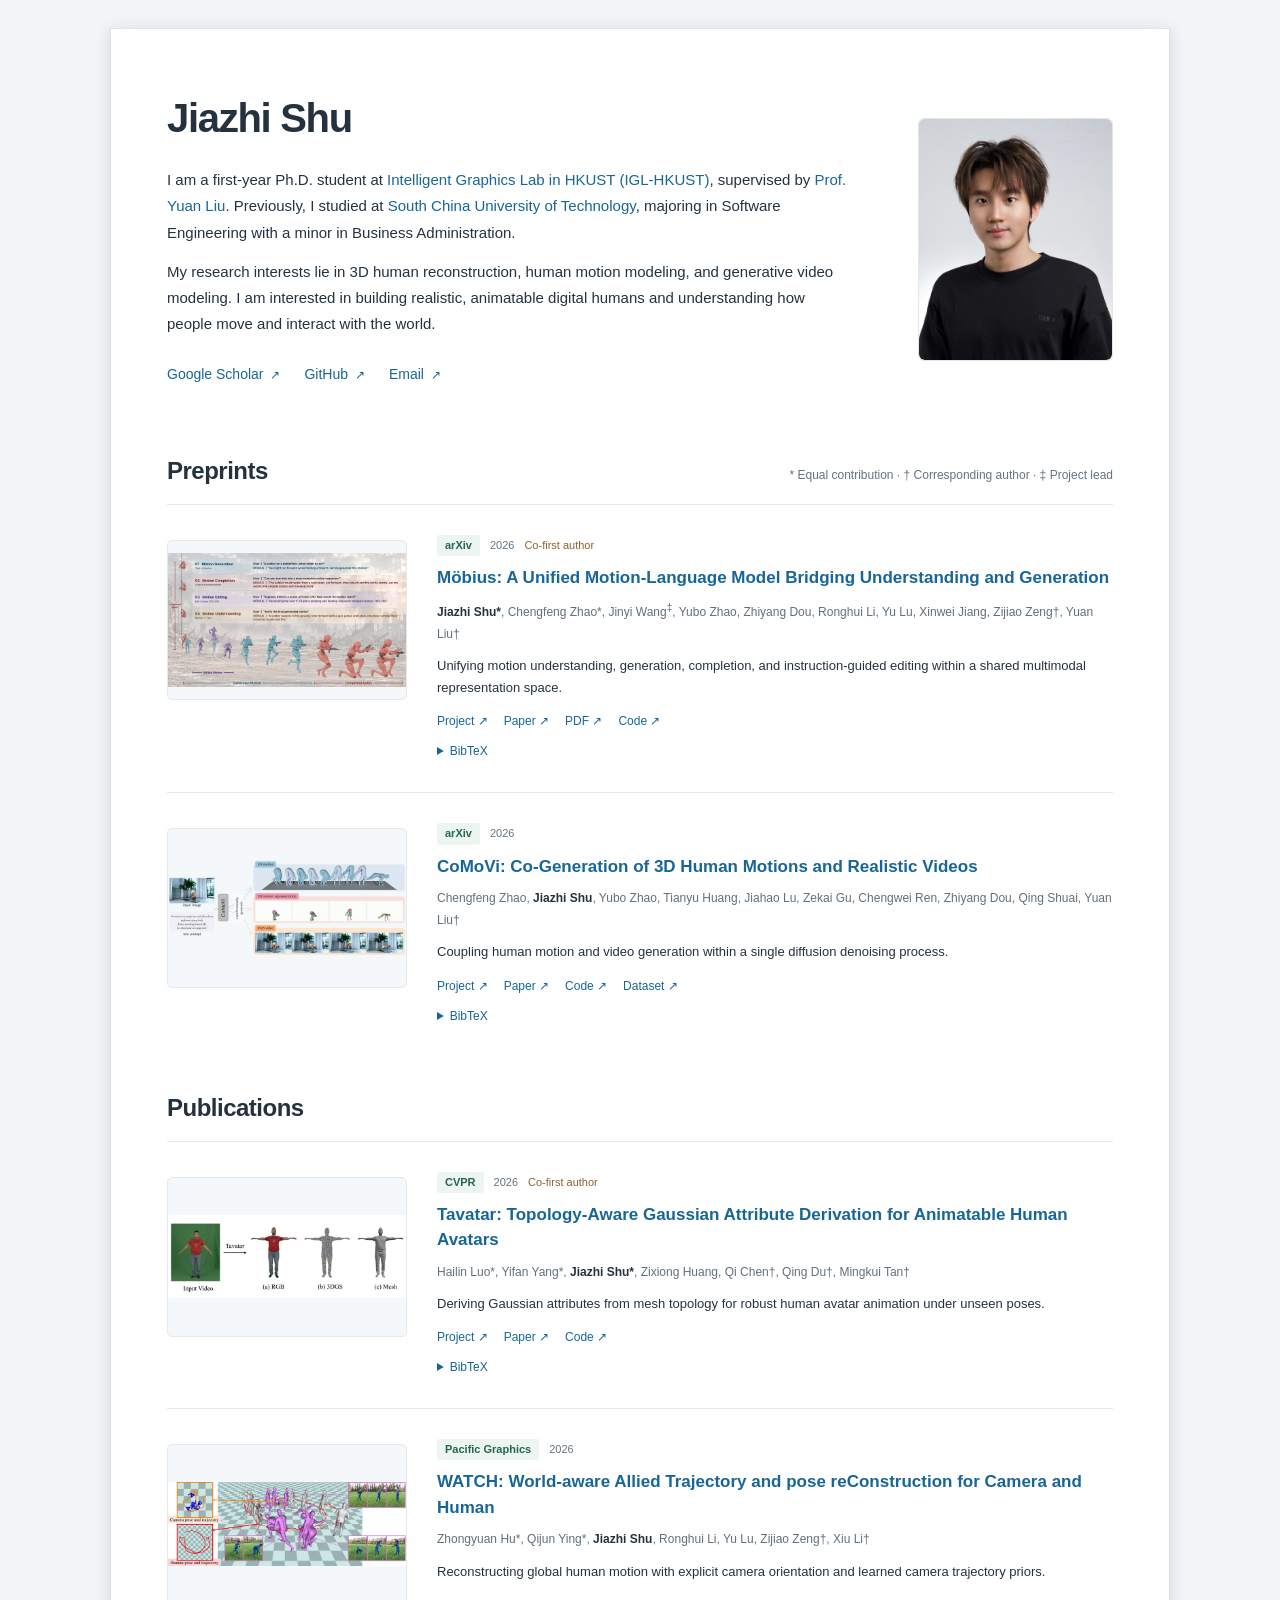
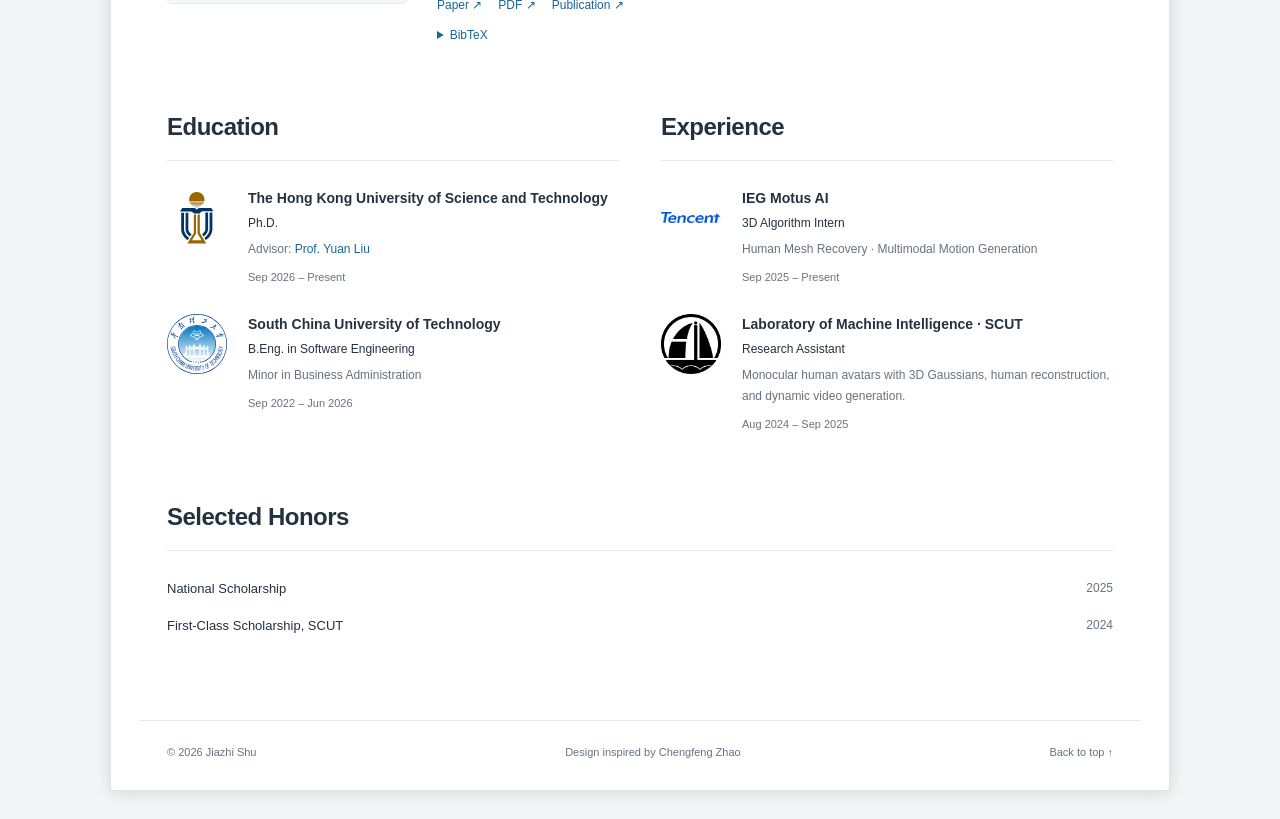
<file: index.html>
<!doctype html>
<html lang="en">
<head>
  <meta charset="utf-8">
  <meta name="viewport" content="width=device-width, initial-scale=1">
  <meta name="description" content="Jiazhi Shu (束嘉贽), HKUST. Research in human motion, video generation, and 3D computer vision.">
  <meta name="theme-color" content="#ffffff">
  <title>Jiazhi Shu</title>
  <link rel="icon" href="assets/portrait-hover.jpg?v=mouse-icon" type="image/jpeg">
  <link rel="stylesheet" href="style.css?v=paper-layout-20261104">
  <script src="script.js" defer></script>
</head>
<body>
  <a class="skip-link" href="#main">Skip to content</a>
  <div class="page-sheet">
  <main id="main">
    <section class="intro" id="about" aria-labelledby="name">
      <div class="intro-copy">
        <h1 id="name">Jiazhi Shu</h1>
        <p class="bio">I am a first-year Ph.D. student at <a href="https://liuyuan-pal.github.io/lab.html">Intelligent Graphics Lab in HKUST (IGL-HKUST)</a>, supervised by <a href="https://liuyuan-pal.github.io/">Prof. Yuan Liu</a>. Previously, I studied at <a href="https://www.scut.edu.cn/en/">South China University of Technology</a>, majoring in Software Engineering with a minor in Business Administration.</p>
        <p class="bio">My research interests lie in 3D human reconstruction, human motion modeling, and generative video modeling. I am interested in building realistic, animatable digital humans and understanding how people move and interact with the world.</p>
        <div class="profile-links" aria-label="Academic profiles">
          <a href="https://scholar.google.com/citations?user=lTIbQMkAAAAJ&amp;hl=en">Google Scholar <span aria-hidden="true">↗</span></a>
          <a href="https://github.com/JiazhiShu">GitHub <span aria-hidden="true">↗</span></a>
          <a href="mailto:jshuag@connect.ust.hk">Email <span aria-hidden="true">↗</span></a>
        </div>
      </div>
      <div class="portrait" style="aspect-ratio:4/5"><img src="assets/jiazhishu.jpg?v=20261019-portrait2" alt="Portrait of Jiazhi Shu" width="960" height="1200"></div>
    </section>
    <section class="research" id="preprints" aria-labelledby="preprints-title">
      <div class="section-heading"><h2 id="preprints-title">Preprints</h2><span>* Equal contribution · † Corresponding author · ‡ Project lead</span></div>
      <article class="paper">
        <a class="paper-image" href="https://jiazhishu.github.io/mobius/" aria-label="Möbius project page"><img src="assets/mobius.webp?v=20261104-teaser-v3" alt="Möbius unified motion-language model for motion generation, completion, editing, and understanding" width="640" height="400" loading="lazy"></a>
        <div class="paper-info">
          <div class="paper-meta"><span class="venue">arXiv</span><span>2026</span><span class="contribution">Co-first author</span></div>
          <h3><a href="https://jiazhishu.github.io/mobius/">Möbius: A Unified Motion-Language Model Bridging Understanding and Generation</a></h3>
          <p class="authors"><strong>Jiazhi Shu*</strong>, Chengfeng Zhao*, Jinyi Wang<sup aria-label="Project lead">‡</sup>, Yubo Zhao, Zhiyang Dou, Ronghui Li, Yu Lu, Xinwei Jiang, Zijiao Zeng†, Yuan Liu†</p>
          <p class="paper-description">Unifying motion understanding, generation, completion, and instruction-guided editing within a shared multimodal representation space.</p>
          <div class="paper-links"><a href="https://jiazhishu.github.io/mobius/">Project ↗</a><a href="https://arxiv.org/abs/2611.05279">Paper ↗</a><a href="https://arxiv.org/pdf/2611.05279">PDF ↗</a><a href="https://github.com/JiazhiShu/mobius-code">Code ↗</a></div>
          <details class="citation"><summary>BibTeX</summary><div class="citation-body"><button type="button" class="copy-citation">Copy citation</button><pre>@article{shu2026mobius,
  title={M{\"o}bius: A Unified Motion-Language Model Bridging Understanding and Generation},
  author={Shu, Jiazhi and Zhao, Chengfeng and Wang, Jinyi and Zhao, Yubo and Dou, Zhiyang and Li, Ronghui and Lu, Yu and Jiang, Xinwei and Zeng, Zijiao and Liu, Yuan},
  journal={arXiv preprint arXiv:2611.05279},
  year={2026}
}</pre></div></details>
        </div>
      </article>
      <article class="paper">
        <a class="paper-image" href="https://igl-hkust.github.io/CoMoVi/" aria-label="CoMoVi project page"><img src="assets/comovi.webp" alt="CoMoVi overview of co-generated human motions and realistic videos" width="640" height="400" loading="lazy"></a>
        <div class="paper-info">
          <div class="paper-meta"><span class="venue">arXiv</span><span>2026</span></div>
          <h3><a href="https://igl-hkust.github.io/CoMoVi/">CoMoVi: Co-Generation of 3D Human Motions and Realistic Videos</a></h3>
          <p class="authors">Chengfeng Zhao, <strong>Jiazhi Shu</strong>, Yubo Zhao, Tianyu Huang, Jiahao Lu, Zekai Gu, Chengwei Ren, Zhiyang Dou, Qing Shuai, Yuan Liu†</p>
          <p class="paper-description">Coupling human motion and video generation within a single diffusion denoising process.</p>
          <div class="paper-links"><a href="https://igl-hkust.github.io/CoMoVi/">Project ↗</a><a href="https://arxiv.org/abs/2601.10632">Paper ↗</a><a href="https://github.com/IGL-HKUST/CoMoVi">Code ↗</a><a href="https://huggingface.co/datasets/AfterJourney/CoMoVi-Dataset">Dataset ↗</a></div>
          <details class="citation"><summary>BibTeX</summary><div class="citation-body"><button type="button" class="copy-citation">Copy citation</button><pre>@article{zhao2026comovi,
  title={CoMoVi: Co-Generation of 3D Human Motions and Realistic Videos},
  author={Zhao, Chengfeng and Shu, Jiazhi and Zhao, Yubo and Huang, Tianyu and Lu, Jiahao and Gu, Zekai and Ren, Chengwei and Dou, Zhiyang and Shuai, Qing and Liu, Yuan},
  journal={arXiv preprint arXiv:2601.10632},
  year={2026}
}</pre></div></details>
        </div>
      </article>
    </section>
    <section class="research" id="research" aria-labelledby="publications-title">
      <div class="section-heading"><h2 id="publications-title">Publications</h2></div>
      <article class="paper">
        <a class="paper-image" href="https://hailin545.github.io/tavatar/" aria-label="Tavatar project page"><img src="assets/tavatar.webp" alt="Tavatar animatable human avatars reconstructed from monocular video" width="640" height="400" loading="lazy"></a>
        <div class="paper-info">
          <div class="paper-meta"><span class="venue">CVPR</span><span>2026</span><span class="contribution">Co-first author</span></div>
          <h3><a href="https://hailin545.github.io/tavatar/">Tavatar: Topology-Aware Gaussian Attribute Derivation for Animatable Human Avatars</a></h3>
          <p class="authors">Hailin Luo*, Yifan Yang*, <strong>Jiazhi Shu*</strong>, Zixiong Huang, Qi Chen†, Qing Du†, Mingkui Tan†</p>
          <p class="paper-description">Deriving Gaussian attributes from mesh topology for robust human avatar animation under unseen poses.</p>
          <div class="paper-links"><a href="https://hailin545.github.io/tavatar/">Project ↗</a><a href="https://openaccess.thecvf.com/content/CVPR2026/papers/Luo_Tavatar_Topology-Aware_Gaussian_Attribute_Derivation_for_Animatable_Human_Avatars_CVPR_2026_paper.pdf">Paper ↗</a><a href="https://github.com/hailin545/tavatar-code">Code ↗</a></div>
          <details class="citation"><summary>BibTeX</summary><div class="citation-body"><button type="button" class="copy-citation">Copy citation</button><pre>@inproceedings{luo2026tavatar,
  title={Tavatar: Topology-Aware Gaussian Attribute Derivation for Animatable Human Avatars},
  author={Luo, Hailin and Yang, Yifan and Shu, Jiazhi and Huang, Zixiong and Chen, Qi and Du, Qing and Tan, Mingkui},
  booktitle={Proceedings of the IEEE/CVF Conference on Computer Vision and Pattern Recognition},
  year={2026}
}</pre></div></details>
        </div>
      </article>
      <article class="paper">
        <a class="paper-image" href="https://arxiv.org/abs/2509.04600" aria-label="Read WATCH"><img src="assets/watch.webp" alt="WATCH reconstruction of camera trajectories and human motion in world coordinates" width="640" height="400" loading="lazy"></a>
        <div class="paper-info">
          <div class="paper-meta"><span class="venue">Pacific Graphics</span><span>2026</span></div>
          <h3><a href="https://arxiv.org/abs/2509.04600">WATCH: World-aware Allied Trajectory and pose reConstruction for Camera and Human</a></h3>
          <p class="authors">Zhongyuan Hu*, Qijun Ying*, <strong>Jiazhi Shu</strong>, Ronghui Li, Yu Lu, Zijiao Zeng†, Xiu Li†</p>
          <p class="paper-description">Reconstructing global human motion with explicit camera orientation and learned camera trajectory priors.</p>
          <div class="paper-links"><a href="https://arxiv.org/abs/2509.04600">Paper ↗</a><a href="https://arxiv.org/pdf/2509.04600">PDF ↗</a><a href="https://doi.org/10.2312/pg.20261036">Publication ↗</a></div>
          <details class="citation"><summary>BibTeX</summary><div class="citation-body"><button type="button" class="copy-citation">Copy citation</button><pre>@inproceedings{hu2026watch,
  title={WATCH: World-aware Allied Trajectory and pose reConstruction for Camera and Human},
  author={Hu, Zhongyuan and Ying, Qijun and Shu, Jiazhi and Li, Ronghui and Lu, Yu and Zeng, Zijiao and Li, Xiu},
  booktitle={Pacific Graphics 2026 - Conference Papers and Posters},
  year={2026},
  publisher={The Eurographics Association},
  doi={10.2312/pg.20261036}
}</pre></div></details>
        </div>
      </article>
    </section>
    <div class="background-grid">
    <section class="cv-section" id="education" aria-labelledby="education-title">
      <div class="section-heading"><h2 id="education-title">Education</h2></div>
      <div class="entry entry-with-logo"><img class="organization-logo" src="assets/hkust-emblem.svg?v=20261104-gold-blue" alt="HKUST"><div><h3>The Hong Kong University of Science and Technology</h3><p>Ph.D.</p><p class="entry-detail">Advisor: <a href="https://liuyuan-pal.github.io/">Prof. Yuan Liu</a></p></div><span class="date">Sep 2026 – Present</span></div>
      <div class="entry entry-with-logo"><img class="organization-logo" src="assets/scut.svg" alt="South China University of Technology"><div><h3>South China University of Technology</h3><p>B.Eng. in Software Engineering</p><p class="entry-detail">Minor in Business Administration</p></div><span class="date">Sep 2022 – Jun 2026</span></div>
    </section>
    <section class="cv-section" id="experience" aria-labelledby="experience-title">
      <div class="section-heading"><h2 id="experience-title">Experience</h2></div>
      <div class="entry entry-with-logo"><img class="organization-logo tencent-logo" src="assets/tencent.png" alt="Tencent"><div><h3>IEG Motus AI</h3><p>3D Algorithm Intern</p><p class="entry-detail">Human Mesh Recovery · Multimodal Motion Generation</p></div><span class="date">Sep 2025 – Present</span></div>
      <div class="entry entry-with-logo"><img class="organization-logo" src="assets/smil.png" alt="SCUT Machine Intelligence Laboratory"><div><h3>Laboratory of Machine Intelligence · SCUT</h3><p>Research Assistant</p><p class="entry-detail">Monocular human avatars with 3D Gaussians, human reconstruction, and dynamic video generation.</p></div><span class="date">Aug 2024 – Sep 2025</span></div>
    </section>
    </div>
    <section class="cv-section" id="honors" aria-labelledby="honors-title">
      <div class="section-heading"><h2 id="honors-title">Selected Honors</h2></div>
      <ul class="honors">
        <li><span>National Scholarship</span><time>2025</time></li>
        <li><span>First-Class Scholarship, SCUT</span><time>2024</time></li>
      </ul>
    </section>
  </main>
  <footer><span>© <span id="year">2026</span> Jiazhi Shu</span><span>Design inspired by <a href="https://afterjourney00.github.io/">Chengfeng Zhao</a></span><a href="#about">Back to top ↑</a></footer>
  </div>
  <p class="sr-only" id="copy-status" role="status" aria-live="polite"></p>
</body>
</html>
</file>
<file: style.css>
:root{--ink:#243240;--muted:#66737f;--blue:#176697;--line:#e5e9ec;--soft:#f5f8fa}*{box-sizing:border-box}html{scroll-behavior:smooth;scroll-padding-top:24px}body{margin:0;background:#fff;color:var(--ink);font:15px/1.75 -apple-system,BlinkMacSystemFont,"Segoe UI",Arial,"Noto Sans",sans-serif;-webkit-font-smoothing:antialiased}a{color:var(--blue);text-decoration:none}a:hover{text-decoration:underline;text-underline-offset:4px}a:focus-visible,button:focus-visible,summary:focus-visible{outline:3px solid #72b4de;outline-offset:5px}main,.site-header,footer{max-width:1000px;margin:auto;padding-left:36px;padding-right:36px}.site-header{display:flex;align-items:center;justify-content:space-between;padding-top:25px;padding-bottom:25px;border-bottom:1px solid var(--line)}.wordmark{font-weight:750;font-size:24px;color:var(--ink);letter-spacing:-1px}.wordmark span{color:var(--blue)}nav{display:flex;gap:30px;font-size:13px}nav a{color:var(--muted)}.intro{display:grid;grid-template-columns:minmax(0,1fr) 195px;gap:64px;align-items:center;padding:66px 0 64px}.eyebrow{font-size:10px;letter-spacing:1.6px;font-weight:650;color:var(--muted);margin:0 0 15px}h1{font-size:40px;line-height:1.25;font-weight:650;letter-spacing:-1.3px;margin:0 0 12px}h1 span{font-size:25px;font-weight:400;letter-spacing:2px;white-space:nowrap;margin-left:10px;color:#596b78}.affiliation{margin:0 0 25px;color:var(--muted);font-size:14px}.bio{margin:0 0 13px}.profile-links{display:flex;gap:24px;margin-top:24px;font-size:14px}.profile-links span{font-size:12px;margin-left:3px}.portrait{aspect-ratio:1/1.15;background:#edf2f4;border:1px solid #dfe7eb;border-radius:6px;display:flex;flex-direction:column;align-items:center;justify-content:center;color:#617c8e;position:relative}.portrait img{width:100%;height:100%;object-fit:cover;border-radius:6px}.portrait-initials{font-family:Georgia,serif;font-size:70px;line-height:1.2}.portrait-initials>span{color:#96afbd}.portrait-caption{font-size:9px;letter-spacing:3px;margin-top:20px}.research{padding-bottom:30px}.section-heading{display:flex;align-items:baseline;justify-content:space-between;border-bottom:1px solid var(--line);padding-bottom:12px}.section-heading h2{font-size:24px;font-weight:600;letter-spacing:-.5px;margin:0}.section-heading>span{font-size:12px;color:var(--muted)}.section-intro{font-size:13px;color:var(--muted);margin:14px 0 8px}.paper{display:grid;grid-template-columns:240px minmax(0,1fr);gap:30px;padding:30px 0;border-bottom:1px solid var(--line)}.paper:last-of-type{border-bottom:0}.paper-image{display:flex;align-items:center;justify-content:center;align-self:start;background:var(--soft);border:1px solid var(--line);border-radius:5px;overflow:hidden;min-height:160px;margin-top:5px}.paper-image img{display:block;width:100%;height:auto;max-height:210px;object-fit:contain}.paper-meta{display:flex;align-items:center;gap:10px;font-size:11px;color:var(--muted);margin:0 0 9px}.venue{color:#24654f;background:#edf5f0;padding:1px 8px;border-radius:3px;font-weight:600}.paper h3{font-size:17px;line-height:1.5;font-weight:650;margin:0 0 8px}.paper h3 a{color:var(--blue)}.authors{font-size:12px;line-height:1.85;color:#61707b;margin:0 0 10px}.authors strong{color:var(--ink);font-weight:650}.paper-description{font-size:13px;line-height:1.7;margin:0 0 12px}.paper-links{display:flex;flex-wrap:wrap;gap:16px;font-size:12px}.citation{margin-top:9px;font-size:12px}.citation summary{cursor:pointer;color:var(--blue);width:fit-content}.citation-body{padding:13px;background:var(--soft);border:1px solid var(--line);border-radius:4px;margin-top:10px;min-width:0}.citation pre{font-size:11px;line-height:1.7;white-space:pre-wrap;overflow-wrap:anywhere;margin-bottom:0}.copy-citation{font:inherit;background:#fff;color:var(--blue);border:1px solid #cbd9e1;border-radius:3px;padding:4px 9px;cursor:pointer}.copy-citation:hover{background:#eaf2f7}footer{display:flex;justify-content:space-between;gap:15px;flex-wrap:wrap;font-size:11px;color:var(--muted);border-top:1px solid var(--line);padding-top:22px;padding-bottom:28px;margin-top:20px}footer a{color:var(--muted)}.sr-only,.skip-link:not(:focus){position:absolute;width:1px;height:1px;padding:0;margin:-1px;overflow:hidden;clip:rect(0,0,0,0);white-space:nowrap;border:0}.skip-link:focus{position:absolute;top:8px;left:8px;background:#fff;padding:10px;z-index:10}@media(max-width:760px){main,.site-header,footer{padding-left:24px;padding-right:24px}.intro{grid-template-columns:minmax(0,1fr) 140px;gap:28px;padding:44px 0}h1{font-size:32px}h1 span{display:block;margin:10px 0 0;font-size:22px}.eyebrow{font-size:9px}.paper{grid-template-columns:190px minmax(0,1fr);gap:22px}.portrait-initials{font-size:55px}}@media(max-width:540px){body{font-size:14px}nav{gap:20px}.intro{grid-template-columns:minmax(0,1fr);gap:24px;position:relative}.intro-copy{padding-top:0}.eyebrow{max-width:230px;font-size:8px;padding-right:10px;min-height:32px}h1{font-size:30px;padding-right:90px}h1 span{font-size:20px}.portrait{position:absolute;right:0;top:42px;width:80px}.portrait-initials{font-size:36px}.portrait-caption{font-size:6px;letter-spacing:1px;margin-top:7px}.affiliation{font-size:12px;margin-top:20px}.paper{grid-template-columns:minmax(0,1fr);gap:18px}.paper-image{width:100%;min-height:0;max-height:210px;padding:12px}.paper-image img{max-height:185px}.paper h3{font-size:17px}.section-heading h2{font-size:22px}footer{font-size:10px}}@media(prefers-reduced-motion:reduce){html{scroll-behavior:auto}}@media print{nav,.copy-citation,.portrait,.skip-link{display:none}.intro{display:block;padding:25px 0}.paper{break-inside:avoid}main,.site-header,footer{max-width:none}a{color:inherit}.citation{display:none}}
.cv-section{padding-bottom:35px}.entry{display:grid;grid-template-columns:minmax(0,1fr) auto;gap:24px;margin:25px 0}.entry h3{font-size:15px;font-weight:600;line-height:1.5;margin:0 0 4px}.entry p{margin:0;font-size:13px}.entry .entry-detail{font-size:12px;color:var(--muted);margin-top:5px;max-width:610px}.date{font-size:11px;color:var(--muted);white-space:nowrap;padding-top:3px}.honors{list-style:none;padding:0;margin:20px 0}.honors li{display:flex;justify-content:space-between;gap:20px;font-size:13px;padding:7px 0}.honors time{font-size:12px;color:var(--muted)}.equal-note{font-size:11px;display:block;margin-top:6px}.contribution{color:#8a632c}.profile-links{flex-wrap:wrap}@media(max-width:540px){nav{gap:13px;font-size:11px}.entry{grid-template-columns:1fr;gap:4px}.date{grid-row:1}.honors li{font-size:12px}}

.entry-with-logo{grid-template-columns:85px minmax(0,1fr) auto;align-items:start}.organization-logo{width:78px;height:70px;object-fit:contain;align-self:center}.tencent-logo{height:50px}@media(max-width:540px){.entry-with-logo{grid-template-columns:65px minmax(0,1fr);gap:10px 15px}.entry-with-logo .organization-logo{width:60px;grid-row:1 / span 2}.entry-with-logo .date{grid-column:2;grid-row:2}}

.background-grid{display:grid;grid-template-columns:minmax(0,1fr) minmax(0,1fr);gap:42px}.background-grid .entry{grid-template-columns:65px minmax(0,1fr);gap:5px 16px;margin:27px 0}.background-grid .organization-logo{grid-column:1;grid-row:1 / span 2;width:60px;height:60px;align-self:start}.background-grid .entry>div{grid-column:2;min-width:0}.background-grid .date{grid-column:2;grid-row:2;white-space:normal}.background-grid .entry h3{font-size:14px}.background-grid .entry p{font-size:12px}@media(max-width:760px){.background-grid{grid-template-columns:minmax(0,1fr);gap:0}}

/* Simplified profile header. */
.intro{padding-top:52px}.intro .bio:first-of-type{margin-top:24px}@media(max-width:540px){.intro{padding-top:35px}.intro .portrait{top:30px}}

#education .organization-logo[alt="HKUST"]{width:60px;height:52px;margin-top:4px;object-fit:contain}

.portrait{aspect-ratio:1279/1288;overflow:hidden}.portrait img{display:block;width:100%;height:auto;object-fit:contain}


/* Centered paper surface, with a continuous edge around all content. */
body{background:#f3f4f5;padding:28px 24px}
.page-sheet{max-width:1060px;margin:0 auto;background:#fff;border:1px solid #e0e3e6;box-shadow:0 2px 14px rgba(24,38,50,.13);padding:12px 28px 0}
.page-sheet main,.page-sheet footer{max-width:100%;padding-left:28px;padding-right:28px}
@media(max-width:760px){body{padding:16px 12px}.page-sheet{padding:6px 12px 0}.page-sheet main,.page-sheet footer{padding-left:20px;padding-right:20px}}
@media(max-width:540px){body{padding:0}.page-sheet{padding:0;border:0;box-shadow:none}.page-sheet main,.page-sheet footer{padding-left:24px;padding-right:24px}}
@media print{body{background:#fff;padding:0}.page-sheet{max-width:none;margin:0;padding:0;border:0;box-shadow:none}.page-sheet main,.page-sheet footer{padding-left:0;padding-right:0}}
</file>
